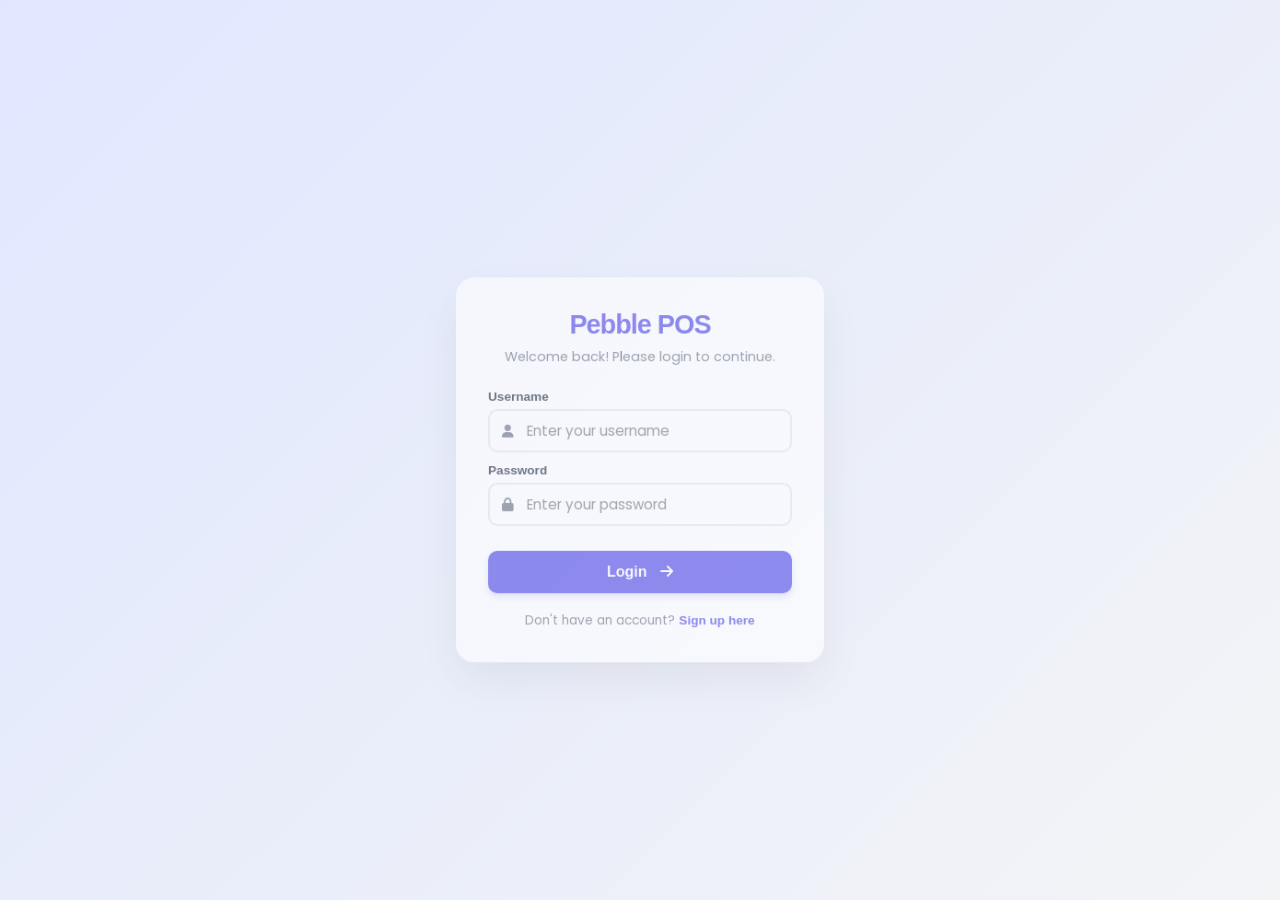
<file: index.html>
<!DOCTYPE html>
<html lang="en">
<head>
    <meta charset="UTF-8">
    <meta name="viewport" content="width=device-width, initial-scale=1.0">
    <title>Simple POS Dashboard</title>
    <link href="https://fonts.googleapis.com/css2?family=Poppins:wght@300;400;500;600;800&display=swap" rel="stylesheet">
    <link rel="stylesheet" href="https://cdnjs.cloudflare.com/ajax/libs/font-awesome/6.0.0/css/all.min.css">
    <link rel="stylesheet" href="style.css">
</head>
<body>

<div id="notification-container" class="notification-container"></div>

<nav class="sidebar">
    <div class="brand" id="store-brand">
        SimplePOS
    </div>
    
    <ul class="nav-links">
        <li>
            <button class="nav-btn active" onclick="showView('pos', this)">
                <i class="fas fa-cash-register"></i> Register
            </button>
        </li>
        <li>
            <button class="nav-btn" onclick="showView('sales', this)">
                <i class="fas fa-chart-pie"></i> Sales History
            </button>
        </li>
        <li>
            <button class="nav-btn" onclick="showView('settings', this)">
                <i class="fas fa-cog"></i> Settings
            </button>
        </li>
    </ul>

    <div class="user-profile">
        <div class="user-info">
            <h4 id="user-display-name">Loading...</h4>
            <small id="user-role-display">Staff</small>
        </div>
        <button class="logout-btn" onclick="logout()">
            <i class="fas fa-sign-out-alt"></i>
        </button>
    </div>
</nav>

<div class="main-content">

    <section id="pos-view" class="view-section active">
        <div class="top-header">
            <div class="page-title">Register</div>
            <div class="search-wrapper">
                <i class="fas fa-search"></i>
                <input type="text" id="search-input" placeholder="Search items">
            </div>
            <button onclick="openAddModal()" class="btn-primary">
                <i class="fas fa-plus"></i> Add Item
            </button>
        </div>

        <div class="pos-container">
            <div class="product-area">
                <div class="categories" id="category-list">
                    </div>
                <div class="product-grid" id="product-grid">
                    <div class="loading">Loading Products...</div>
                </div>
            </div>

            <div class="cart-area">
                <div class="cart-header">
                    <h3>Current Order</h3>
                    <button class="btn-danger" id="clear-cart" title="Clear Cart"><i class="fas fa-trash"></i></button>
                </div>
                
                <div class="cart-items" id="cart-items">
                    </div>
                
                <div class="cart-footer">
                    <div class="summary-row">
                        <span>Subtotal</span> 
                        <span id="subtotal">PHP 0.00</span>
                    </div>
                    <div class="summary-row" id="vat-row" style="display:none; color:#6b7280;">
                        <span>VAT (<span id="vat-rate-disp">12</span>%)</span> 
                        <span id="vat-amount">PHP 0.00</span>
                    </div>
                    <div class="summary-row" id="disc-row" style="display:none; color:#10b981;">
                        <span>Discount</span> 
                        <span id="disc-amount">-PHP 0.00</span>
                    </div>
                    
                    <div class="total">
                        <span>Total</span> 
                        <span id="total">PHP 0.00</span>
                    </div>
                    
                    <button class="checkout-btn" onclick="processCheckout()">Pay Now</button>
                </div>
            </div>
        </div>
    </section>

    <section id="sales-view" class="view-section">
        <div class="top-header">
            <div class="page-title">Sales History</div>
            
            <div class="search-wrapper" style="margin-right: 10px; margin-left: auto;">
                <i class="fas fa-search"></i>
                <input type="text" id="sales-search-input" placeholder="Search Transaction #...">
            </div>

            <select id="sales-date-filter" onchange="filterSalesByDate()" style="padding: 8px 15px; border-radius: 20px; border: 1px solid #e5e7eb; background: white; margin-right: 10px; cursor: pointer; outline: none; font-family: inherit; font-size: 0.9rem;">
                <option value="all">All Time</option>
                <option value="today">Today</option>
            </select>

            <button class="btn-primary" onclick="loadSalesHistory()">
                <i class="fas fa-sync"></i> Refresh
            </button>
        </div>
        
        <div class="sales-view-content">
            <div class="stats-cards">
                <div class="stat-card">
                    <div class="stat-icon"><i class="fas fa-coins"></i></div>
                    <div class="stat-info">
                        <h3><span id="report-total-sales">PHP 0.00</span></h3>
                        <p>Total Revenue <span id="revenue-label" style="font-size: 0.7rem; color: #888;">(All Time)</span></p>
                    </div>
                </div>
                <div class="stat-card">
                    <div class="stat-icon"><i class="fas fa-receipt"></i></div>
                    <div class="stat-info">
                        <h3><span id="report-total-orders">0</span></h3>
                        <p>Transactions</p>
                    </div>
                </div>

                <div class="stat-card">
                    <div class="stat-icon" style="background:#dcfce7; color:#16a34a;">
                        <i class="fas fa-wallet"></i>
                    </div>
                    <div class="stat-info">
                        <h3><span id="report-net-sales">PHP 0.00</span></h3>
                        <p>Net Sales <small style="color:#888; font-size:0.7rem;">(Excl. VAT)</small></p>
                    </div>
                </div>
                <div class="stat-card">
                    <div class="stat-icon" style="background:#fee2e2; color:#ef4444;">
                        <i class="fas fa-file-invoice-dollar"></i>
                    </div>
                    <div class="stat-info">
                        <h3><span id="report-total-vat">PHP 0.00</span></h3>
                        <p>Total VAT</p>
                    </div>
                </div>
            </div>

            <div class="table-container">
                <table class="styled-table">
                    <thead>
                        <tr>
                            <th>Transaction #</th>
                            <th>Time</th>
                            <th>Type / Customer</th>
                            <th>Items</th>
                            <th>Discount</th>
                            <th>Total</th>
                        </tr>
                    </thead>
                    <tbody id="sales-table-body">
                        </tbody>
                </table>
            </div>
        </div>
    </section>

    <section id="settings-view" class="view-section">
        <div class="top-header">
            <div class="page-title">Settings</div>
        </div>
        
        <div class="settings-view-content">
            
            <div class="settings-grid-row">
                
                <div class="settings-card">
                    <div class="settings-header">
                        <h3>Receipt Branding</h3>
                    </div>
                    <div class="form-group">
                        <label>Brand Name:</label>
                        <input type="text" id="setting-store-name" placeholder="e.g. My Coffee Shop">
                    </div>
                    <div class="form-group">
                        <label>Location:</label>
                        <input type="text" id="setting-store-address" placeholder="e.g. City, Country">
                    </div>
                    <div class="settings-footer">
                        <button class="btn-primary" onclick="saveStoreSettings()">
                            <i class="fas fa-save"></i> Update Branding
                        </button>
                    </div>
                </div>

                <div class="settings-card">
                    <div class="settings-header">
                        <h3>Financial Settings</h3>
                    </div>
                    <div class="form-group">
                        <label>VAT Rate (%)</label>
                        <input type="number" id="setting-vat-rate" value="12">
                        <small style="color:#6b7280; display:block; margin-top:5px;">Calculated on sales.</small>
                    </div>
                    <div class="settings-footer">
                        <button class="btn-primary" style="background:#4b5563;" onclick="saveTaxSettings()">
                            <i class="fas fa-percentage"></i> Update Tax
                        </button>
                    </div>
                </div>

            </div>
            
        </div>
    </section>

</div>

<div id="add-modal" class="modal">
    <div class="modal-content">
        <div class="modal-header">
            <h2 id="modal-title">Inventory Item</h2>
            <button class="close-btn" onclick="closeModal('add-modal')">&times;</button>
        </div>
        
        <form id="add-product-form">
            <input type="hidden" id="edit-product-id">
            
            <div class="image-upload-wrapper">
                <label class="image-upload-box" for="new-image">
                    <img id="image-preview" src="" style="display:none;" alt="Preview">
                    <div class="upload-placeholder" id="upload-placeholder">
                        <i class="fas fa-cloud-upload-alt"></i>
                        <span>Upload Image</span>
                    </div>
                    <input type="file" id="new-image" accept="image/*" style="display:none;" onchange="previewImage(event)">
                </label>
            </div>

            <div class="form-group">
                <label>Product Name</label>
                <input type="text" id="new-name" required placeholder="e.g. Iced Coffee">
            </div>

            <div class="form-group">
                <label>Product Code / Barcode (Optional)</label>
                <input type="text" id="new-code" placeholder="Scan or Type Code">
            </div>
            
            <div class="form-group">
                <label>Category</label>
                <input type="text" id="new-category" list="cat-suggestions" required placeholder="Select or Type Category">
                <datalist id="cat-suggestions"></datalist>
            </div>
            
            <div style="background:#f9fafb; padding:10px; border-radius:8px; margin-bottom:15px; display:flex; align-items:center; gap:10px; border:1px solid #e5e7eb;">
                <input type="checkbox" id="has-variants-toggle" onchange="toggleVariantInputs()" style="width:18px; height:18px; cursor:pointer;">
                <label for="has-variants-toggle" style="margin:0; cursor:pointer; font-weight:600;">This product has variants</label>
            </div>

            <div id="simple-inputs" style="display:flex; gap:10px;">
                <div class="form-group" style="flex:1;">
                    <label>Price</label>
                    <input type="number" id="new-price" step="0.01" placeholder="0.00">
                </div>
            </div>

            <div id="variant-inputs" style="display:none;">
                <div id="variant-list" style="max-height:150px; overflow-y:auto; margin-bottom:10px; padding-right:5px;"></div>
                <button type="button" class="btn-primary" style="width:100%; background:#e0e7ff; color:var(--primary);" onclick="addVariantRow()">
                    <i class="fas fa-plus"></i> Add Variant
                </button>
            </div>

            <button type="submit" class="btn-primary" style="width:100%; margin-top:20px;">Save Item</button>
        </form>
    </div>
</div>

<div id="select-variant-modal" class="modal">
    <div class="modal-content" style="width:400px;">
        <div class="modal-header">
            <h2 id="variant-modal-title">Select Option</h2>
            <button class="close-btn" onclick="closeModal('select-variant-modal')">&times;</button>
        </div>
        <div id="variant-options-container" style="display:grid; gap:10px; padding-bottom:10px;"></div>
    </div>
</div>

<div id="payment-modal" class="modal">
    <div class="modal-content" style="width:650px;">
        <div class="modal-header">
            <h2>Checkout</h2>
            <button class="close-btn" onclick="closeModal('payment-modal')">&times;</button>
        </div>
        
        <div class="modal-body">
            
            <div style="display:flex; justify-content:space-between; margin-bottom:20px; align-items: flex-end;">
                <div class="form-group" style="flex:1; margin-right:20px; margin-bottom:0;">
                    <label>Service Type</label>
                    <select id="service-type-select" style="width:100%; padding:10px; border-radius:10px; border:2px solid #e5e7eb; font-family:inherit; font-size:0.95rem;">
                        </select>
                </div>
                <div style="text-align:right;">
                    <small style="color:var(--gray);">Total Amount</small>
                    <h1 id="pay-total" style="color:var(--primary); margin:0; font-size:2.2rem;">PHP 0.00</h1>
                </div>
            </div>

            <label style="display:block; margin-bottom:8px; font-weight:600; font-size:0.85rem;">Discounts</label>
            <div style="display:flex; gap:10px; margin-bottom:15px;">
                <button id="btn-senior" class="btn-primary disc-btn" style="background:white; color:#374151; border:1px solid #d1d5db; flex:1;" onclick="toggleDiscountType('Senior')">
                    <i class="fas fa-user-clock"></i> Senior
                </button>
                <button id="btn-pwd" class="btn-primary disc-btn" style="background:white; color:#374151; border:1px solid #d1d5db; flex:1;" onclick="toggleDiscountType('PWD')">
                    <i class="fas fa-wheelchair"></i> PWD
                </button>
            </div>

            <div id="discount-details-section" style="display:none; background:#eff6ff; padding:15px; border-radius:10px; margin-bottom:20px; border:1px solid #bfdbfe;">
                <h4 style="margin-bottom:10px; font-size:0.9rem; color:#1e40af;">Discount Requirements</h4>
                <div style="display:flex; gap:10px;">
                    <div class="form-group" style="flex:1; margin-bottom:0;">
                        <input type="text" id="discount-cust-name" placeholder="Customer Name">
                    </div>
                    <div class="form-group" style="flex:1; margin-bottom:0;">
                        <input type="text" id="discount-id-number" placeholder="ID Number">
                    </div>
                </div>
                <small style="color:#60a5fa; display:block; margin-top:5px;">* Discount capped at PHP 50.00 (VAT Voided)</small>
            </div>

            <label style="display:block; margin-bottom:8px; font-weight:600; font-size:0.85rem;">Payment Method</label>
            <div class="payment-methods">
                <button class="pay-btn active" onclick="selectPayment('cash')">
                    <i class="fas fa-money-bill-wave" style="color:#10b981;"></i>
                    <span>Cash</span>
                </button>
                <button class="pay-btn" onclick="selectPayment('GCash')">
                    <i class="fas fa-mobile-alt" style="color:#007dfe;"></i>
                    <span>GCash</span>
                </button>
                <button class="pay-btn" onclick="selectPayment('Maya')">
                    <i class="fas fa-wallet" style="color:#232531;"></i>
                    <span>Maya</span>
                </button>
                <button class="pay-btn" onclick="selectPayment('Card')">
                    <i class="fas fa-credit-card" style="color:#f59e0b;"></i>
                    <span>Card</span>
                </button>
            </div>

            <div id="cash-section" class="payment-input-area">
                <label>Amount Tendered</label>
                <input type="number" id="amount-tendered" placeholder="0.00" oninput="calculateChange()">
                <div style="margin-top:10px; font-weight:600; color:var(--text);">
                    Change: <span id="change-amount">PHP 0.00</span>
                </div>
            </div>
            
            <div id="ref-section" class="payment-input-area" style="display:none;">
                <label>Reference Number (External)</label>
                <input type="text" id="ref-number" placeholder="Enter Payment Ref #">
            </div>

            <button class="checkout-btn" onclick="confirmPayment()">
                COMPLETE PAYMENT
            </button>
        </div>
    </div>
</div>

<div id="receipt-modal" class="modal">
    <div class="modal-content">
        <div class="modal-header">
            <h2>Payment Successful!</h2>
        </div>
        <div id="receipt-content" style="padding:20px; background:#f9fafb; border-radius:10px; border:1px dashed #e5e7eb; margin-bottom:20px;"></div>
        <div style="display:flex; gap:10px;">
            <button class="btn-primary" style="flex:1;" onclick="printReceipt()">
                <i class="fas fa-print"></i> Print Receipt
            </button>
            <button class="btn-primary" style="flex:1; background:#e5e7eb; color:#374151;" onclick="closeModal('receipt-modal')">
                New Order
            </button>
        </div>
    </div>
</div>

<div id="security-modal" class="modal" style="z-index:9000;">
    <div class="modal-content" style="width:350px; text-align:center;">
        <div class="modal-header">
            <h2>Authorize</h2>
            <button class="close-btn" onclick="closeModal('security-modal')">&times;</button>
        </div>
        <div style="padding:20px;">
            <div style="margin-bottom:20px;">
                <i class="fas fa-lock" style="font-size:3rem; color:var(--primary);"></i>
            </div>
            <p style="margin-bottom:15px;">Enter admin password to proceed</p>
            <input type="password" id="security-password" class="password-input" placeholder="••••" style="text-align:center; letter-spacing:5px; font-size:1.5rem; padding:10px; width:80%; border-radius:10px; border:2px solid #e5e7eb;">
            <button class="btn-primary" style="width:100%; margin-top:20px;" onclick="verifyAndExecute()">Verify</button>
        </div>
    </div>
</div>

<div id="confirm-modal" class="modal" style="z-index:9000;">
    <div class="modal-content" style="width:350px; text-align:center;">
        <div class="modal-header">
            <h2>Confirmation</h2>
            <button class="close-btn" onclick="closeModal('confirm-modal')">&times;</button>
        </div>
        <p id="confirm-message" style="margin:20px 0; font-size:1.1rem; color:var(--text);">Are you sure?</p>
        <div style="display:flex; gap:10px; justify-content:center;">
            <button id="confirm-yes-btn" class="btn-danger" style="width:100px;">Yes</button>
            <button class="btn-primary" style="background:#e5e7eb; color:#374151; width:100px;" onclick="closeModal('confirm-modal')">No</button>
        </div>
    </div>
</div>

<script src="app.js"></script>
</body>
</html>
</file>
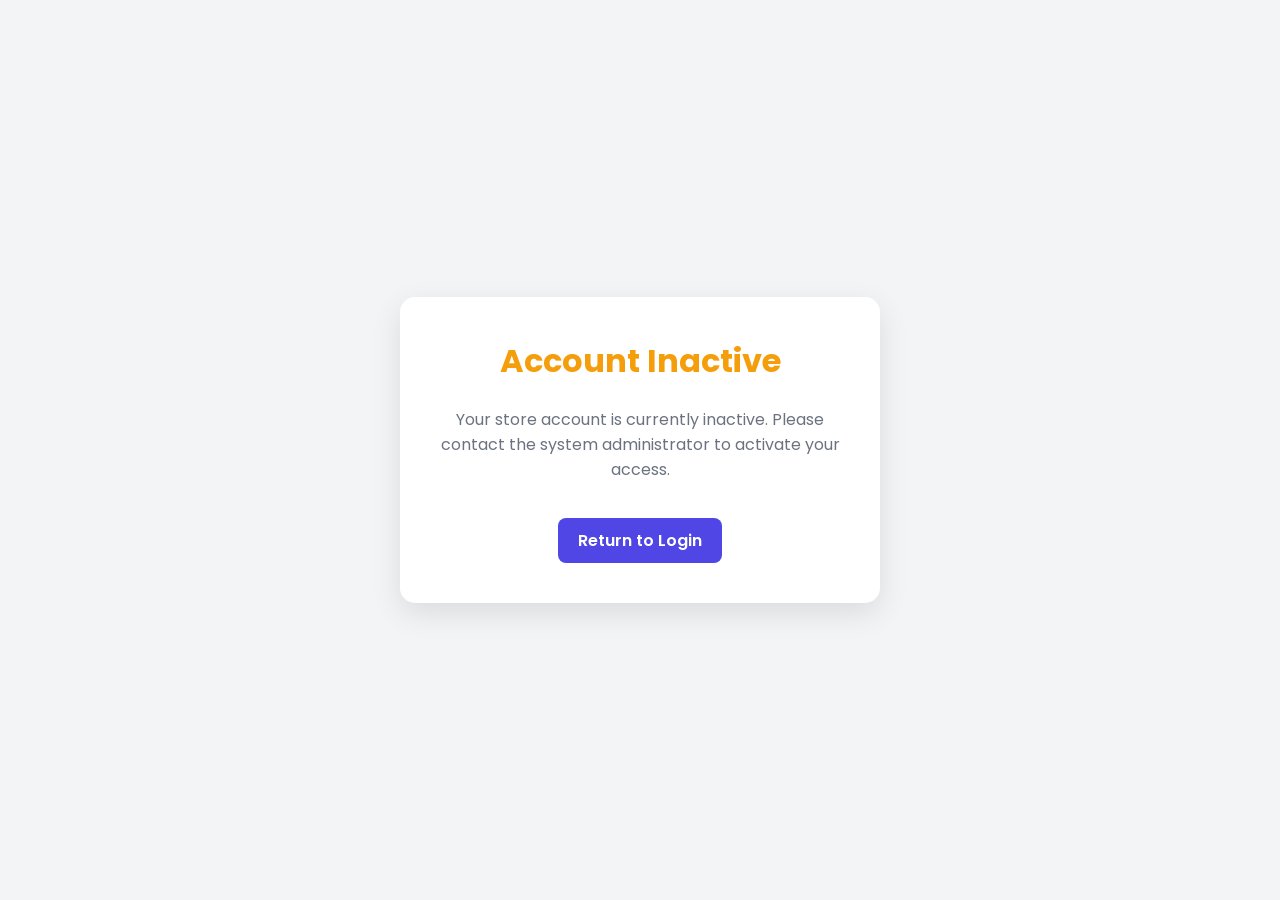
<file: inactive.html>
<!DOCTYPE html>
<html>
<head>
    <title>Account Inactive</title>
    <link href="https://fonts.googleapis.com/css2?family=Poppins:wght@400;600&display=swap" rel="stylesheet">
    <style>
        body { font-family: 'Poppins', sans-serif; background: #f3f4f6; display: flex; justify-content: center; align-items: center; height: 100vh; margin: 0; }
        .card { background: white; padding: 40px; border-radius: 15px; text-align: center; box-shadow: 0 10px 30px rgba(0,0,0,0.1); max-width: 400px; }
        h1 { color: #f59e0b; margin-top: 0; }
        p { color: #6b7280; }
        a { display: inline-block; margin-top: 20px; padding: 10px 20px; background: #4f46e5; color: white; text-decoration: none; border-radius: 8px; font-weight: 600; }
    </style>
</head>
<body>
    <div class="card">
        <h1>Account Inactive</h1>
        <p>Your store account is currently inactive. Please contact the system administrator to activate your access.</p>
        <a href="login.html">Return to Login</a>
    </div>
</body>
</html>
</file>
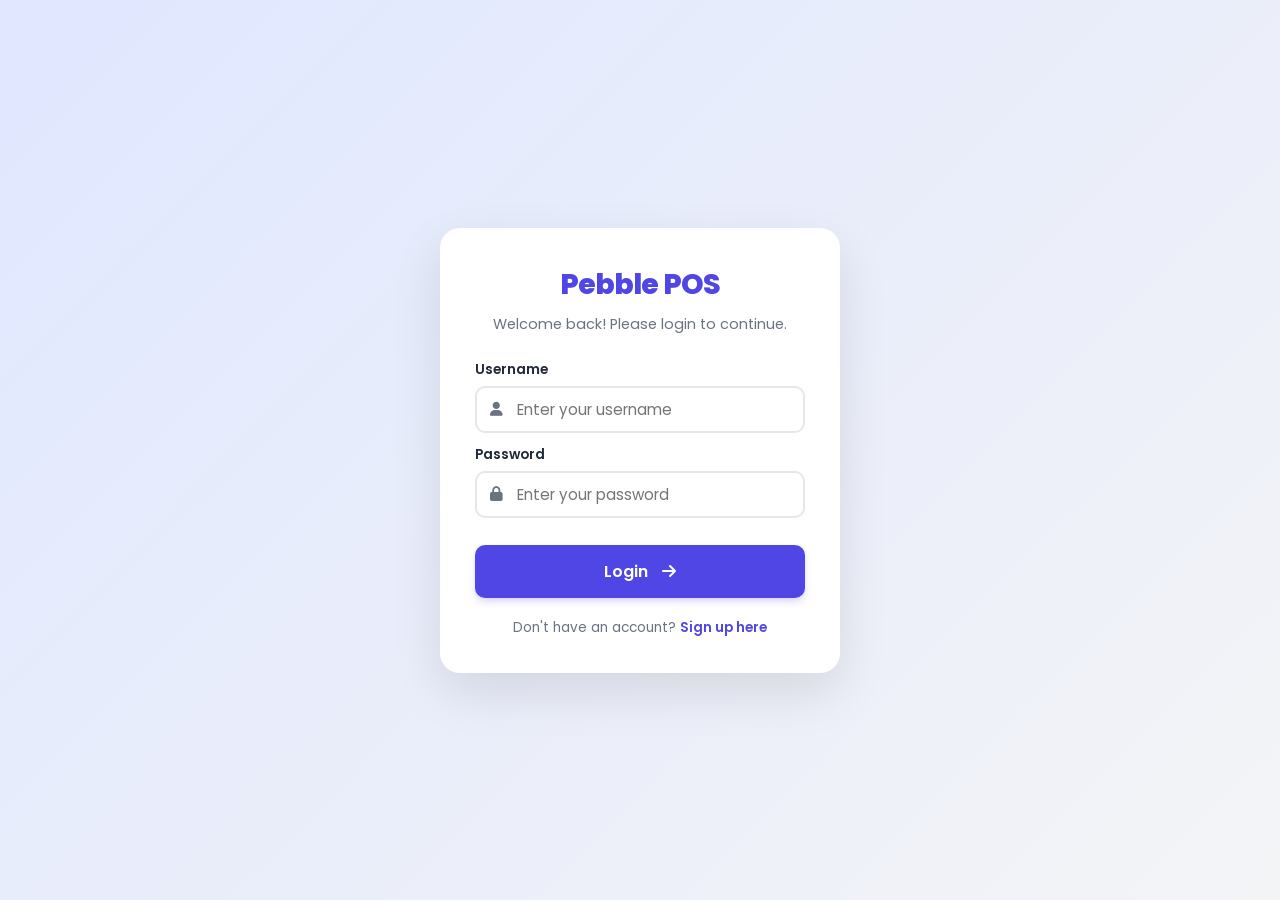
<file: login.html>
<!DOCTYPE html>
<html lang="en">
<head>
    <meta charset="UTF-8">
    <meta name="viewport" content="width=device-width, initial-scale=1.0">
    <title>Login - Pebble POS</title>
    <link rel="icon" type="image/png" href="pebble.png">
    <link href="https://fonts.googleapis.com/css2?family=Poppins:wght@300;400;600;800&display=swap" rel="stylesheet">
    <link rel="stylesheet" href="https://cdnjs.cloudflare.com/ajax/libs/font-awesome/6.0.0/css/all.min.css">
    <link rel="stylesheet" href="style.css">
</head>
<body>

<div id="notification-container" class="notification-container"></div>

<div class="auth-container">
    <div class="auth-card">
        <div class="auth-header">
            <h1>Pebble POS</h1>
            <p>Welcome back! Please login to continue.</p>
        </div>
        
        <form id="login-form">
            <div class="form-group">
                <label>Username</label>
                <div style="position: relative;">
                    <i class="fas fa-user" style="position: absolute; left: 15px; top: 50%; transform: translateY(-50%); color: var(--gray);"></i>
                    <input type="text" id="username" required placeholder="Enter your username" style="padding-left: 40px;">
                </div>
            </div>
            
            <div class="form-group">
                <label>Password</label>
                <div style="position: relative;">
                    <i class="fas fa-lock" style="position: absolute; left: 15px; top: 50%; transform: translateY(-50%); color: var(--gray);"></i>
                    <input type="password" id="password" required placeholder="Enter your password" style="padding-left: 40px;">
                </div>
            </div>
            
            <button type="submit" class="btn-auth">
                Login <i class="fas fa-arrow-right" style="margin-left: 10px;"></i>
            </button>
        </form>
        
        <div class="auth-footer">
            <p>Don't have an account? <a href="signup.html">Sign up here</a></p>
        </div>
    </div>
</div>

<script>
document.getElementById('login-form').addEventListener('submit', async (e) => {
    e.preventDefault();
    const username = document.getElementById('username').value;
    const password = document.getElementById('password').value;
    const btn = e.target.querySelector('button');
    const originalText = btn.innerHTML;
    
    btn.innerHTML = '<i class="fas fa-spinner fa-spin"></i> Logging in...';
    btn.disabled = true;

    try {
        const response = await fetch('api/auth_login.php', {
            method: 'POST',
            headers: { 'Content-Type': 'application/json' },
            body: JSON.stringify({ username, password })
        });

        const data = await response.json();

        if (response.status === 403 && data.redirect) {
            // Redirect suspended/inactive users immediately
            window.location.href = data.redirect;
        } else if (response.ok) {
            // Role-based routing: Send developers to their own dashboard
            if (data.user && data.user.role === 'developer') {
                window.location.href = 'developer.php';
            } else {
                window.location.href = 'index.php'; // Admins and Cashiers go to POS
            }
        } else {
            alert(data.message || "Login failed");
            btn.innerHTML = originalText;
            btn.disabled = false;
        }
    } catch (error) {
        console.error('Error:', error);
        alert("Connection error. Please try again.");
        btn.innerHTML = originalText;
        btn.disabled = false;
    }
});
</script>

</body>
</html>
</file>
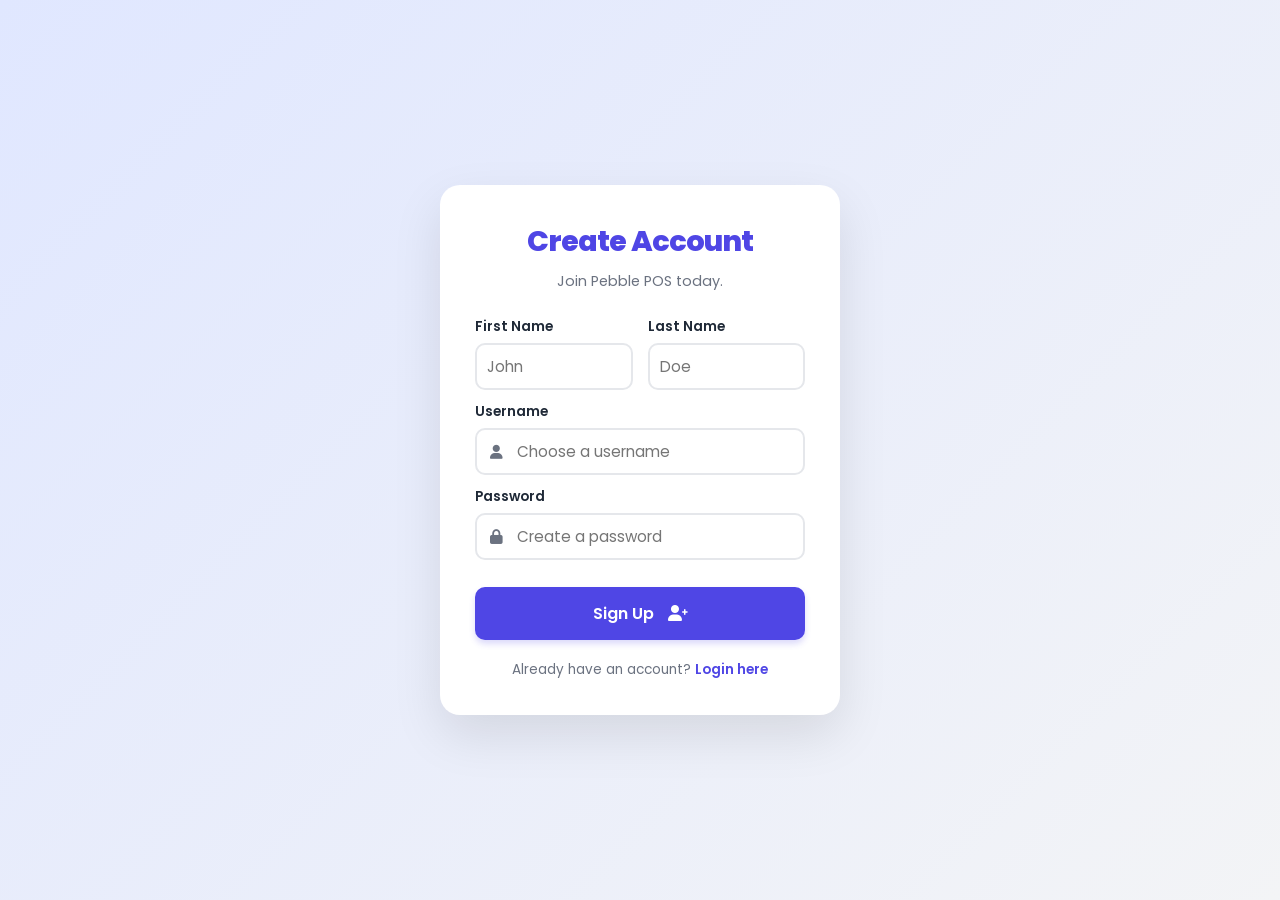
<file: signup.html>
<!DOCTYPE html>
<html lang="en">
<head>
    <meta charset="UTF-8">
    <meta name="viewport" content="width=device-width, initial-scale=1.0">
    <title>Sign Up - Pebble POS</title>
    <link rel="icon" type="image/png" href="pebble.png">
    <link href="https://fonts.googleapis.com/css2?family=Poppins:wght@300;400;600;800&display=swap" rel="stylesheet">
    <link rel="stylesheet" href="https://cdnjs.cloudflare.com/ajax/libs/font-awesome/6.0.0/css/all.min.css">
    <link rel="stylesheet" href="style.css">
</head>
<body>

<div id="notification-container" class="notification-container"></div>

<div class="auth-container">
    <div class="auth-card">
        <div class="auth-header">
            <h1>Create Account</h1>
            <p>Join Pebble POS today.</p>
        </div>
        
        <form id="signup-form">
            <div style="display: flex; gap: 15px;">
                <div class="form-group" style="flex:1;">
                    <label>First Name</label>
                    <input type="text" id="firstname" required placeholder="John">
                </div>
                <div class="form-group" style="flex:1;">
                    <label>Last Name</label>
                    <input type="text" id="lastname" required placeholder="Doe">
                </div>
            </div>
            
            <div class="form-group">
                <label>Username</label>
                <div style="position: relative;">
                    <i class="fas fa-user" style="position: absolute; left: 15px; top: 50%; transform: translateY(-50%); color: var(--gray);"></i>
                    <input type="text" id="username" required placeholder="Choose a username" style="padding-left: 40px;">
                </div>
            </div>
            
            <div class="form-group">
                <label>Password</label>
                <div style="position: relative;">
                    <i class="fas fa-lock" style="position: absolute; left: 15px; top: 50%; transform: translateY(-50%); color: var(--gray);"></i>
                    <input type="password" id="password" required placeholder="Create a password" style="padding-left: 40px;">
                </div>
            </div>
            
            <button type="submit" class="btn-auth">
                Sign Up <i class="fas fa-user-plus" style="margin-left: 10px;"></i>
            </button>
        </form>
        
        <div class="auth-footer">
            <p>Already have an account? <a href="login.html">Login here</a></p>
        </div>
    </div>
</div>

<script>
    function showNotification(message, type = 'success') {
        const container = document.getElementById('notification-container');
        const notif = document.createElement('div');
        notif.className = `notification ${type}`;
        const icon = type === 'success' ? 'fa-check-circle' : 'fa-exclamation-circle';
        notif.innerHTML = `<i class="fas ${icon}"></i><span>${message}</span>`;
        
        container.appendChild(notif);
        
        setTimeout(() => {
            notif.classList.add('hiding'); 
            notif.addEventListener('animationend', () => {
                notif.remove();
            });
        }, 3000);
    }

    document.getElementById('signup-form').addEventListener('submit', async (e) => {
        e.preventDefault();
        const first_name = document.getElementById('firstname').value.trim();
        const last_name = document.getElementById('lastname').value.trim();
        const username = document.getElementById('username').value.trim();
        const password = document.getElementById('password').value;
        
        try {
            const res = await fetch('api/auth_register.php', { 
                method: 'POST', 
                headers: { 'Content-Type': 'application/json' }, 
                body: JSON.stringify({ first_name, last_name, username, password }) 
            });
            
            const data = await res.json();
            
            if (res.ok) { 
                showNotification('Account created! Redirecting...', 'success');
                setTimeout(() => window.location.href = 'login.html', 1500);
            } else { 
                showNotification(data.message || 'Signup failed', 'error'); 
            }
        } catch (err) { 
            console.error(err); 
            showNotification('Connection error. Please try again.', 'error'); 
        }
    });
</script>

</body>
</html>
</file>
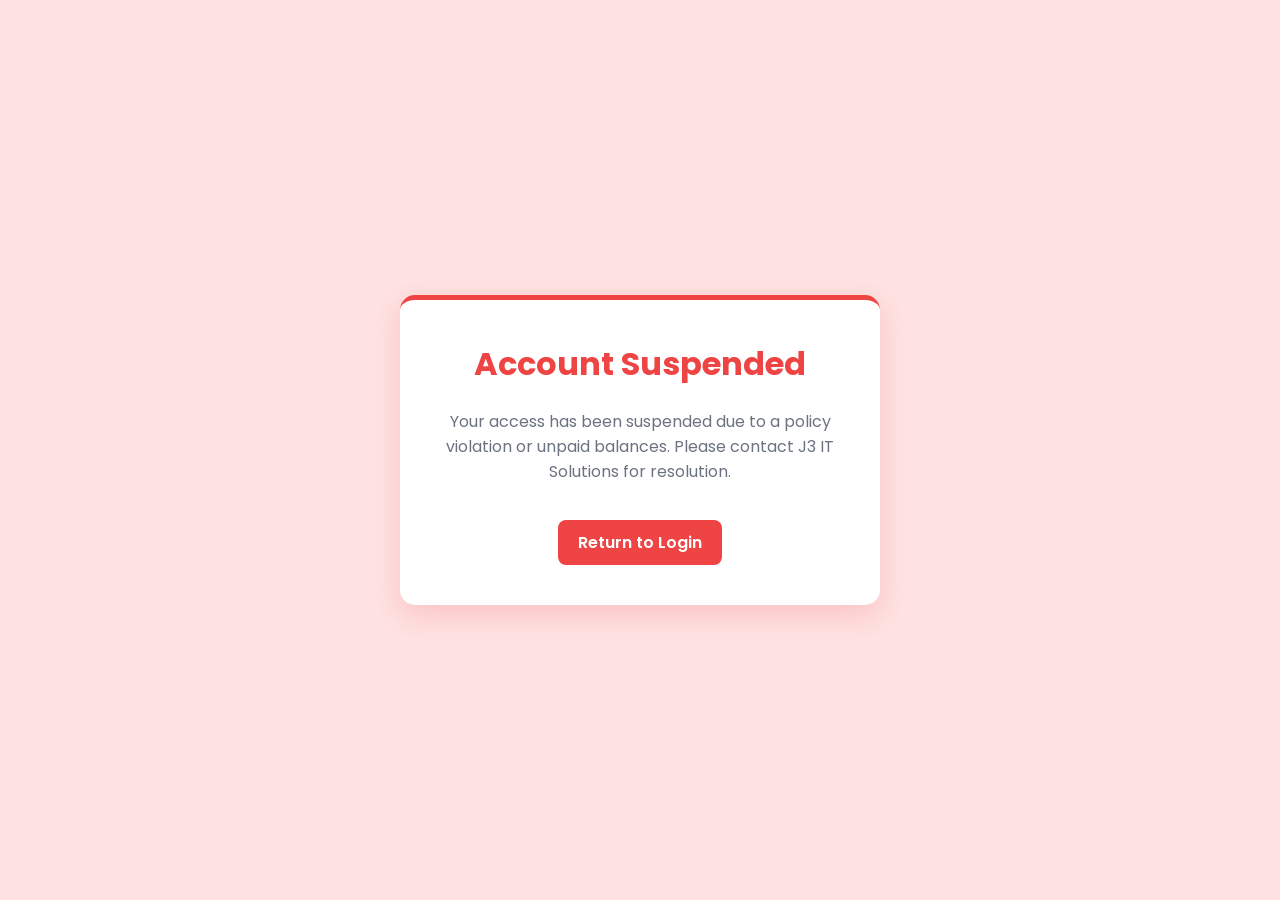
<file: suspended.html>
<!DOCTYPE html>
<html>
<head>
    <title>Account Suspended</title>
    <link href="https://fonts.googleapis.com/css2?family=Poppins:wght@400;600&display=swap" rel="stylesheet">
    <style>
        body { font-family: 'Poppins', sans-serif; background: #fee2e2; display: flex; justify-content: center; align-items: center; height: 100vh; margin: 0; }
        .card { background: white; padding: 40px; border-radius: 15px; text-align: center; box-shadow: 0 10px 30px rgba(239,68,68,0.2); max-width: 400px; border-top: 5px solid #ef4444; }
        h1 { color: #ef4444; margin-top: 0; }
        p { color: #6b7280; }
        a { display: inline-block; margin-top: 20px; padding: 10px 20px; background: #ef4444; color: white; text-decoration: none; border-radius: 8px; font-weight: 600; }
    </style>
</head>
<body>
    <div class="card">
        <h1>Account Suspended</h1>
        <p>Your access has been suspended due to a policy violation or unpaid balances. Please contact J3 IT Solutions for resolution.</p>
        <a href="login.html">Return to Login</a>
    </div>
</body>
</html>
</file>
<file: style.css>
:root {
    --primary: #4f46e5;
    --primary-dark: #4338ca;
    --bg: #f3f4f6;
    --white: #ffffff;
    --text: #1f2937;
    --gray: #6b7280;
    --danger: #ef4444;
    --success: #10b981;
    --sidebar-width: 240px;
    --sidebar-collapsed-width: 80px;
    --header-height: 60px;
}

* { box-sizing: border-box; margin: 0; padding: 0; font-family: 'Poppins', sans-serif; }

body { 
    background-color: var(--bg); 
    color: var(--text); 
    height: 100vh; 
    display: flex; 
    overflow: hidden; 
    font-size: 0.9rem;
}

/* === AUTH PAGES === */
.auth-container {
    width: 100%;
    height: 100vh;
    display: flex;
    justify-content: center;
    align-items: center;
    background: linear-gradient(135deg, #e0e7ff 0%, #f3f4f6 100%);
    padding: 20px;
}

.auth-card {
    background: var(--white);
    padding: 35px;
    border-radius: 20px;
    box-shadow: 0 20px 50px rgba(0,0,0,0.1);
    width: 100%;
    max-width: 400px;
    animation: bounceUp 0.8s cubic-bezier(0.175, 0.885, 0.32, 1.275) forwards;
}

.auth-header { text-align: center; margin-bottom: 25px; }
.auth-header h1 { font-size: 1.8rem; color: var(--primary); font-weight: 800; margin-bottom: 8px; letter-spacing: -1px; }
.auth-header p { color: var(--gray); font-size: 0.9rem; }
.auth-footer { text-align: center; margin-top: 20px; font-size: 0.85rem; color: var(--gray); }
.auth-footer a { color: var(--primary); text-decoration: none; font-weight: 600; transition: 0.2s; }
.auth-footer a:hover { color: var(--primary-dark); text-decoration: underline; }

.btn-auth {
    width: 100%;
    padding: 14px;
    background: var(--primary);
    color: white;
    border: none;
    border-radius: 10px;
    font-size: 1rem;
    font-weight: 600;
    cursor: pointer;
    transition: all 0.3s;
    margin-top: 15px;
    box-shadow: 0 4px 6px rgba(79, 70, 229, 0.2);
}
.btn-auth:hover { 
    background: var(--primary-dark); 
    transform: translateY(-2px); 
    box-shadow: 0 8px 15px rgba(79, 70, 229, 0.3); 
}

/* === SIDEBAR NAVIGATION === */
.sidebar {
    width: var(--sidebar-width);
    background: var(--white);
    height: 100%;
    display: flex;
    flex-direction: column;
    padding: 15px;
    border-right: 1px solid #e5e7eb;
    flex-shrink: 0;
    transition: width 0.3s ease;
}

.sidebar.collapsed {
    width: var(--sidebar-collapsed-width);
    padding: 15px 10px;
}

.sidebar-header {
    display: flex;
    align-items: center;
    justify-content: flex-start; /* Keeps them grouped on the left */
    gap: 15px; /* Adds perfect spacing between the icon and text */
    margin-bottom: 30px;
}

.sidebar.collapsed .sidebar-header {
    justify-content: center;
}

.brand {
    font-size: 1.4rem;
    font-weight: 800;
    color: var(--primary);
    margin-bottom: 0;
    padding-left: 0; /* Removed the old 10px padding */
    display: block;
    letter-spacing: -0.5px;
    transition: color 0.2s;
    white-space: normal;      
    overflow: visible;        
    text-overflow: clip;      
    word-wrap: break-word;    
    line-height: 1.2;         
    cursor: default;
}

.sidebar.collapsed .brand {
    display: none;
}

.sidebar-toggle-btn {
    background: transparent;
    border: none;
    color: var(--primary);
    font-size: 1.2rem;
    cursor: pointer;
    padding: 5px;
    display: flex;
    align-items: center;
    justify-content: center;
    transition: transform 0.2s;
}
.sidebar-toggle-btn:hover {
    transform: scale(1.1);
}

.nav-links { list-style: none; flex: 1; }
.nav-links li { margin-bottom: 8px; }

.nav-btn {
    width: 100%;
    display: flex;
    align-items: center;
    gap: 12px;
    padding: 10px 15px;
    border: none;
    background: transparent;
    color: var(--gray);
    font-size: 0.95rem;
    font-weight: 500;
    border-radius: 10px;
    cursor: pointer;
    transition: all 0.3s;
    text-align: left;
}

.nav-btn:hover { background: #f3f4f6; color: var(--primary); }
.nav-btn.active { background: #e0e7ff; color: var(--primary); font-weight: 600; }
.nav-btn i { font-size: 1.1rem; width: 20px; text-align: center; }

.sidebar.collapsed .nav-btn {
    justify-content: center;
    padding: 12px 0;
}
.sidebar.collapsed .nav-btn i {
    margin: 0;
    font-size: 1.3rem;
}
.sidebar.collapsed .nav-btn span {
    display: none;
}

.user-profile {
    padding: 12px;
    background: #f9fafb;
    border-radius: 10px;
    display: flex;
    align-items: center;
    gap: 10px;
    margin-top: auto;
}
.user-info { flex: 1; overflow: hidden; }
.user-info h4 { font-size: 0.85rem; margin: 0; white-space: nowrap; overflow: hidden; text-overflow: ellipsis; font-weight: 600; }
.user-info small { font-size: 0.7rem; color: var(--gray); }
.logout-btn { background: #fee2e2; color: #ef4444; border: none; width: 32px; height: 32px; border-radius: 8px; cursor: pointer; display: flex; align-items: center; justify-content: center; transition: 0.2s; font-size: 0.9rem; }
.logout-btn:hover { background: #ef4444; color: white; }

.sidebar.collapsed .user-info { display: none; }
.sidebar.collapsed .user-profile { justify-content: center; padding: 12px 5px; }


/* === MAIN CONTENT AREA === */
.main-content {
    flex: 1;
    display: flex;
    flex-direction: column;
    height: 100vh;
    overflow: hidden;
    position: relative;
}

.view-section {
    display: none;
    flex: 1;
    flex-direction: column;
    height: 100%;
    overflow: hidden;
    animation: fadeIn 0.4s ease-out;
}
.view-section.active { display: flex; }

/* Keyframes */
@keyframes fadeIn { from { opacity: 0; } to { opacity: 1; } }
@keyframes bounceUp { 0% { opacity: 0; transform: translateY(50px) scale(0.8); } 100% { opacity: 1; transform: translateY(0) scale(1); } }
@keyframes fadeInUp { from { opacity: 0; transform: translateY(15px); } to { opacity: 1; transform: translateY(0); } }

.top-header {
    background: var(--white);
    padding: 0 25px;
    display: flex;
    justify-content: space-between;
    align-items: center;
    border-bottom: 1px solid #e5e7eb;
    height: var(--header-height);
    flex-shrink: 0;
}
.page-title { font-size: 1.1rem; font-weight: 600; }
.search-wrapper { position: relative; width: 280px; }
.search-wrapper i { position: absolute; left: 15px; top: 50%; transform: translateY(-50%); color: var(--gray); font-size: 0.9rem; }
.search-wrapper input { width: 100%; padding: 8px 10px 8px 35px; border-radius: 20px; border: 1px solid #e5e7eb; background: #f9fafb; outline: none; transition: 0.3s; font-size: 0.9rem; }
.search-wrapper input:focus { border-color: var(--primary); background: white; }

/* === POS LAYOUT === */
.pos-container { display: flex; height: calc(100% - var(--header-height)); }
.product-area { flex: 7; padding: 15px; overflow-y: auto; overflow-x: hidden; }
.cart-area { 
    flex: 3; 
    min-width: 350px; /* Restrict cart from shrinking too much */
    background: var(--white); 
    border-left: 1px solid #e5e7eb; 
    display: flex; 
    flex-direction: column; 
    height: 100%; 
}

/* === CATEGORIES & GRID === */
.categories {
    display: flex;
    gap: 8px;
    margin-bottom: 15px;
    overflow-x: auto;
    padding-bottom: 5px;
    -ms-overflow-style: none;  
    scrollbar-width: none;
}
.categories button { padding: 6px 14px; border-radius: 20px; border: 1px solid #e5e7eb; background: white; cursor: pointer; white-space: nowrap; transition: 0.2s; font-size: 0.85rem; }
.categories button:hover { background: #f3f4f6; }
.categories button.active { background: var(--primary); color: white; border-color: var(--primary); box-shadow: 0 3px 5px rgba(79, 70, 229, 0.2); }

.categories::-webkit-scrollbar {
    display: none;
}

.product-grid { display: grid; grid-template-columns: repeat(auto-fill, minmax(160px, 1fr)); gap: 15px; }

.product-card { 
    background: white; padding: 12px; border-radius: 14px; text-align: center; 
    border: 1px solid transparent; box-shadow: 0 2px 5px rgba(0,0,0,0.05); 
    transition: 0.2s; position: relative; cursor: pointer; 
    display: flex;
    flex-direction: column;
    height: 100%;
    opacity: 0;
    animation: fadeInUp 0.5s ease-out forwards;
}
.product-card:hover { transform: translateY(-4px); border-color: var(--primary); box-shadow: 0 8px 16px rgba(0,0,0,0.1); }

.product-img-wrapper { 
    width: 100%; 
    aspect-ratio: 1/1; 
    border-radius: 10px; 
    overflow: hidden; 
    background: #f9fafb; 
    margin-bottom: 10px;
    display: flex; align-items: center; justify-content: center;
    position: relative;
    flex-shrink: 0; 
}
.product-img { width: 100%; height: 100%; object-fit: cover; }
.product-card-content { display: flex; flex-direction: column; flex-grow: 1; }
.product-name {
    font-size: 0.9rem; font-weight: 600; margin-bottom: 6px; line-height: 1.3;
    display: -webkit-box; -webkit-line-clamp: 2; line-clamp: 2; -webkit-box-orient: vertical; overflow: hidden; height: 2.6em; 
}
.variant-badge { align-self: center; background-color: #e0e7ff; color: var(--primary); font-size: 0.7rem; font-weight: 600; padding: 2px 8px; border-radius: 10px; margin-bottom: 5px; }
.meta-spacer { height: 1.4em; margin-bottom: 5px; }
.product-price { color: var(--text); font-weight: 800; font-size: 1.1rem; margin-top: auto; }
.card-actions { 
    position: absolute; top: 8px; right: 8px; 
    display: flex; gap: 4px; opacity: 0; transition: opacity 0.2s; 
    background: rgba(255,255,255,0.95); padding: 4px; border-radius: 6px; z-index: 10; 
}
.product-card:hover .card-actions { opacity: 1; }
.action-btn { width: 26px; height: 26px; border-radius: 50%; border: none; cursor: pointer; display: flex; align-items: center; justify-content: center; color: white; font-size: 0.8rem; transition: transform 0.2s; }
.edit-btn { background: #f59e0b; }
.delete-btn { background: #ef4444; }
.action-btn:hover { transform: scale(1.1); }

/* === CART AREA === */
.cart-header { padding: 15px; border-bottom: 1px solid #e5e7eb; display: flex; justify-content: space-between; align-items: center; flex-shrink: 0; height: var(--header-height); }
.cart-header h3 { font-size: 1rem; }
.cart-items { flex: 1; overflow-y: auto; padding: 15px; display: flex; flex-direction: column; gap: 12px; }

.empty-cart-state {
    flex: 1; display: flex; flex-direction: column; justify-content: center; align-items: center; 
    color: var(--gray); text-align: center; opacity: 0.6;
    animation: fadeIn 0.3s ease;
}
.empty-cart-state p { font-size: 1.1rem; font-weight: 500; margin-top: 0; }

.cart-item { 
    display: grid;
    /* Columns: Image | Info/Controls | Price/Remove */
    grid-template-columns: 60px 1fr auto; 
    /* Rows: Top (Info+Remove) | Bottom (Controls+Price) */
    grid-template-rows: auto auto; 
    gap: 8px 12px;
    background: white;
    border: 1px solid #e5e7eb;
    border-radius: 12px;
    padding: 12px;
    position: relative;
    transition: all 0.2s;
    flex-shrink: 0;
}

.cart-item-img { width: 45px; height: 45px; border-radius: 8px; object-fit: cover; background: #f3f4f6; flex-shrink: 0; }
.item-info { 
    grid-row: 1;
    grid-column: 2;
    display: flex;
    flex-direction: column;
    justify-content: center;
}
.item-info h4 { 
    font-size: 0.9rem; 
    font-weight: 700; 
    margin-bottom: 2px; 
    color: var(--text);
    line-height: 1.2;
}
.item-info .unit-price { 
    font-size: 0.75rem; 
    color: var(--gray); 
}

.item-controls { 
    grid-row: 2;
    grid-column: 2;
    align-self: end;
    justify-self: start;
    
    display: flex; 
    align-items: center; 
    background: white; 
    border: 1px solid #e5e7eb; /* Border instead of gray bg */
    border-radius: 8px; 
    padding: 0;
    height: 32px; /* Fixed height for neatness */
    overflow: hidden;
}

.qty-btn { 
    background: white; 
    border: none; 
    width: 30px; 
    height: 100%; 
    cursor: pointer; 
    font-weight: bold; 
    color: var(--primary); 
    font-size: 1rem;
    transition: background 0.2s;
}

.qty-btn:hover { 
    background: #f3f4f6; 
}

.item-controls span { 
    margin: 0 8px; 
    font-weight: 600; 
    font-size: 0.85rem; }

.item-controls span.qty-val { 
    margin: 0; 
    padding: 0 8px;
    font-weight: 600; 
    font-size: 0.9rem; 
    min-width: 24px;
    text-align: center;
    color: var(--text);
}

.item-total { 
    grid-row: 2;
    grid-column: 3;
    align-self: end;
    justify-self: end;
    
    font-weight: 800; 
    font-size: 1.1rem; /* Bigger font */
    color: var(--text);
    line-height: 1;
    margin-bottom: 4px; /* Align visually with buttons */
}

.btn-remove-item { 
    grid-row: 1;
    grid-column: 3;
    justify-self: end;
    align-self: start;
    
    background: transparent; 
    color: #9ca3af; /* Softer gray */
    border: none; 
    width: 24px; 
    height: 24px; 
    cursor: pointer; 
    font-size: 0.9rem; 
    margin: -4px -4px 0 0; /* Pull slightly to corner */
    transition: color 0.2s;
}

.btn-remove-item:hover { 
    color: var(--danger); 
    background: transparent;
}

.cart-footer { padding: 20px; background: #f9fafb; border-top: 1px solid #e5e7eb; flex-shrink: 0; }
.summary-row { display: flex; justify-content: space-between; margin-bottom: 5px; font-size: 0.85rem; color: var(--gray); }
.total { display: flex; justify-content: space-between; font-size: 1.2rem; font-weight: 800; color: var(--text); border-top: 1px solid #e5e7eb; padding-top: 10px; margin-top: 8px; }

/* === SALES VIEW === */
.sales-view-content { padding: 25px; overflow-y: auto; height: 100%; }
.stats-cards { display: grid; grid-template-columns: repeat(2, 1fr); gap: 15px; margin-bottom: 25px; }
.stat-card { background: white; padding: 18px; border-radius: 14px; box-shadow: 0 2px 10px rgba(0,0,0,0.05); display: flex; align-items: center; gap: 15px; }
.stat-icon { width: 50px; height: 50px; border-radius: 12px; background: #e0e7ff; color: var(--primary); display: flex; align-items: center; justify-content: center; font-size: 1.5rem; }
.stat-info h3 { font-size: 1.5rem; margin: 0; color: var(--text); font-weight: 700; }
.stat-info p { margin: 0; color: var(--gray); font-size: 0.85rem; }

.table-container { background: white; border-radius: 14px; padding: 15px; box-shadow: 0 2px 10px rgba(0,0,0,0.05); overflow: hidden; }
.styled-table { width: 100%; border-collapse: collapse; }
.styled-table th { text-align: left; padding: 12px; color: var(--gray); border-bottom: 2px solid #e5e7eb; font-size: 0.85rem; }
.styled-table td { padding: 12px; border-bottom: 1px solid #f3f4f6; color: var(--text); font-size: 0.9rem; }

.clickable-row { cursor: pointer; transition: background 0.2s; }
.clickable-row:hover { background: #f8fafc; }
.clickable-row.active-row { background: #f0f4ff; border-left: 4px solid var(--primary); }

.order-detail-row td { padding: 0 !important; background: #fcfcfd; }
.detail-container { 
    padding: 20px 30px; 
    border-bottom: 2px solid #eee; 
    animation: slideDown 0.3s ease-out; 
}

@keyframes slideDown { 
    from { opacity: 0; transform: translateY(-10px); } 
    to { opacity: 1; transform: translateY(0); } 
}

.detail-table { width: 100%; margin-bottom: 20px; border-spacing: 0; }
.detail-table th { font-size: 0.75rem; text-transform: uppercase; color: var(--gray); padding-bottom: 10px; border-bottom: 1px solid #eee; }
.detail-table td { padding: 8px 0; font-size: 0.85rem; border-bottom: none; }

.detail-footer { display: flex; justify-content: space-between; align-items: flex-start; padding-top: 15px; border-top: 2px solid #f3f4f6; }
.detail-footer .breakdown { width: 250px; }
.detail-footer .breakdown p { display: flex; justify-content: space-between; margin-bottom: 4px; font-size: 0.85rem; }
.detail-footer .breakdown h4 { display: flex; justify-content: space-between; font-weight: 700; color: var(--text); }
.detail-footer .actions { text-align: right; }

/* === MODALS === */
.modal { display: none; position: fixed; z-index: 5000; top: 0; left: 0; width: 100%; height: 100%; background: rgba(0,0,0,0.5); align-items: center; justify-content: center; }
.modal.active { display: flex; }
.modal-content { 
    background-color: white; padding: 25px; border-radius: 16px; width: 450px; max-width: 90%; 
    box-shadow: 0 20px 50px rgba(0,0,0,0.2); 
    transform: scale(0.9); opacity: 0; transition: 0.3s; max-height: 90vh; overflow-y: auto; 
}
.modal.active .modal-content { transform: scale(1); opacity: 1; }

.modal-content.animate-out { animation: scaleFadeOut 0.3s forwards; }
.modal-content.animate-in { animation: bounceUp 0.5s cubic-bezier(0.175, 0.885, 0.32, 1.275) forwards; }
@keyframes scaleFadeOut { to { opacity: 0; transform: scale(0.8); } }

.modal-header { display: flex; justify-content: space-between; align-items: center; margin-bottom: 20px; }
.modal-header h2 { font-size: 1.3rem; margin: 0; }
.close-btn { background: none; border: none; font-size: 1.3rem; cursor: pointer; color: var(--gray); transition: 0.2s; }
.close-btn:hover { color: var(--danger); transform: rotate(90deg); }

/* === GLOBAL UTILS === */
.btn-primary { background: var(--primary); color: white; border: none; padding: 10px 18px; border-radius: 10px; cursor: pointer; font-weight: 600; transition: 0.2s; display: inline-flex; align-items: center; justify-content: center; gap: 8px; font-size: 0.9rem; }
.btn-primary:hover { background: var(--primary-dark); transform: translateY(-1px); }
.btn-danger { background: #fee2e2; color: #ef4444; border: none; padding: 6px 10px; border-radius: 8px; cursor: pointer; transition: 0.2s; font-size: 0.85rem; }
.btn-danger:hover { background: #ef4444; color: white; }
.checkout-btn { width: 100%; background: var(--primary); color: white; padding: 14px; font-size: 1.05rem; border-radius: 12px; border: none; font-weight: bold; cursor: pointer; transition: 0.2s; margin-top: 20px; }
.checkout-btn:hover { background: var(--primary-dark); transform: translateY(-2px); }
.text-success { color: #10b981; font-weight: bold; }

/* === NOTIFICATIONS === */
.notification-container { 
    position: fixed; 
    bottom: 30px; 
    left: 50%; 
    transform: translateX(-50%); 
    z-index: 9999; 
    display: flex; 
    flex-direction: column-reverse; 
    gap: 10px; 
}

.notification { 
    background: white; 
    padding: 10px 20px; 
    border-radius: 50px; 
    box-shadow: 0 10px 30px rgba(0,0,0,0.15); 
    display: flex; 
    gap: 10px; 
    align-items: center; 
    min-width: 250px;
    animation: popUp 0.4s cubic-bezier(0.175, 0.885, 0.32, 1.275) forwards;
}
.notification.hiding {
    animation: popDown 0.4s cubic-bezier(0.175, 0.885, 0.32, 1.275) forwards;
}

@keyframes popUp { 
    from { transform: translateY(100px) scale(0.8); opacity: 0; } 
    to { transform: translateY(0) scale(1); opacity: 1; } 
}

@keyframes popDown { 
    from { transform: translateY(0) scale(1); opacity: 1; } 
    to { transform: translateY(100px) scale(0.8); opacity: 0; } 
}

.form-group { margin-bottom: 12px; }
.form-group label { display: block; font-weight: 600; margin-bottom: 6px; font-size: 0.85rem; }
.form-group input, .form-group select { width: 100%; padding: 10px; border: 2px solid #e5e7eb; border-radius: 10px; font-size: 0.95rem; outline: none; }
.form-group input:focus, .form-group select:focus { border-color: var(--primary); }

/* Payment Buttons */
.payment-methods { display: grid; grid-template-columns: 1fr 1fr; gap: 12px; margin-bottom: 20px; }
.pay-btn { padding: 15px; border: 2px solid #e5e7eb; background: white; border-radius: 12px; cursor: pointer; display: flex; flex-direction: column; align-items: center; gap: 8px; transition: all 0.3s; position: relative; overflow: hidden; }
.pay-btn:hover { border-color: var(--primary); transform: translateY(-3px); box-shadow: 0 5px 15px rgba(0,0,0,0.05); }
.pay-btn.active { border-color: var(--primary); background: #e0e7ff; color: var(--primary); font-weight: bold; }
.pay-btn i { font-size: 1.5rem; }
.payment-input-area { background: #f9fafb; padding: 15px; border-radius: 12px; border: 1px dashed #cbd5e1; margin-bottom: 15px; text-align: center; }
.payment-input-area label { display: block; margin-bottom: 8px; color: var(--gray); font-weight: 600; font-size: 0.9rem; }
.payment-input-area input { width: 100%; padding: 12px; border: 2px solid #e5e7eb; border-radius: 10px; font-size: 1.3rem; text-align: center; font-weight: bold; color: var(--primary); outline: none; }
.payment-input-area input:focus { border-color: var(--primary); background: white; }

/* Image Upload & Variant */
.image-upload-wrapper { width: 100%; display: flex; justify-content: center; margin-bottom: 15px; }
.image-upload-box { width: 120px; height: 120px; border: 2px dashed #cbd5e1; border-radius: 15px; display: flex; flex-direction: column; justify-content: center; align-items: center; cursor: pointer; background-color: #f9fafb; transition: all 0.3s; position: relative; overflow: hidden; }
.image-upload-box:hover { border-color: var(--primary); background-color: #e0e7ff; }
.image-upload-box img { width: 100%; height: 100%; object-fit: cover; position: absolute; top: 0; left: 0; z-index: 2; }
.upload-placeholder { display: flex; flex-direction: column; align-items: center; color: var(--gray); z-index: 1; font-size: 0.9rem; }

/* === FIXED: VARIANT ROWS STYLING === */
.variant-row { 
    display: flex; 
    gap: 10px; 
    margin-bottom: 10px; 
    align-items: center;
}
.variant-row input { 
    flex: 1; 
    min-width: 70px; 
    padding: 10px; 
    border: 2px solid #e5e7eb; 
    border-radius: 10px; 
    outline: none;
    font-size: 0.9rem;
}
.variant-row input:focus {
    border-color: var(--primary);
}
.btn-remove-variant { 
    flex-shrink: 0; 
    width: 36px; 
    height: 36px; 
    background: #fee2e2; 
    color: var(--danger); 
    border: none; 
    border-radius: 10px; 
    cursor: pointer; 
    display: flex; 
    align-items: center; 
    justify-content: center; 
    font-size: 1.1rem; 
    transition: 0.2s; 
}
.btn-remove-variant:hover { background: var(--danger); color: white; }

/* === FIXED SETTINGS PAGE LAYOUT === */

/* 1. Enable Scrolling for the Settings Page */
.settings-view-content {
    padding: 25px;
    height: 100%;       /* Take full height of parent */
    overflow-y: auto;   /* Scroll if content is too long */
    overflow-x: hidden;
    box-sizing: border-box;
}

/* 2. Container for Side-by-Side Cards */
.settings-grid-row {
    display: grid;
    grid-template-columns: 1fr 1fr; /* Two equal columns */
    gap: 20px;
    margin-bottom: 20px;
}

/* Mobile Profile Globals */
.mobile-profile-btn { display: none !important; }
.profile-avatar {
    width: 80px; height: 80px; border-radius: 50%; background: var(--primary); 
    color: white; display: flex; align-items: center; justify-content: center; 
    font-size: 2.5rem; font-weight: bold; margin: 0 auto; 
    box-shadow: 0 4px 10px rgba(79, 70, 229, 0.3);
}

/* On smaller screens, stack them */
@media (max-width: 768px) {
    .settings-grid-row {
        grid-template-columns: 1fr;
    }
}

/* 3. Card Adjustments */
.settings-card {
    background: white;
    padding: 25px;
    border-radius: 14px;
    box-shadow: 0 2px 10px rgba(0,0,0,0.05);
    border: 1px solid #e5e7eb;
    animation: fadeInUp 0.5s ease-out forwards;
    height: 100%; /* Make cards same height */
    display: flex;
    flex-direction: column;
}

.settings-header {
    margin-bottom: 20px;
    border-bottom: 1px solid #f3f4f6;
    padding-bottom: 15px;
}

.settings-header h3 {
    font-size: 1.1rem;
    color: var(--text);
    font-weight: 700;
    margin: 0;
}

.settings-footer {
    margin-top: auto; /* Pushes button to bottom of card */
    text-align: right;
    border-top: 1px solid #f3f4f6;
    padding-top: 20px;
}

/* 4. Input Field Styling */
.settings-card input[type="text"],
.settings-card input[type="number"] {
    width: 100%;
    padding: 12px;
    border: 1px solid #e5e7eb;
    border-radius: 8px;
    font-size: 0.95rem;
    color: var(--text);
    background: #f9fafb;
    transition: 0.2s;
}

.settings-card input:focus {
    border-color: var(--primary);
    background: white;
    outline: none;
}

/* === DATE SEPARATOR STYLING === */
.date-separator td {
    background-color: #f3f4f6; /* Light gray background */
    color: var(--primary-dark); /* Dark primary color text */
    font-weight: 800;
    font-size: 0.85rem;
    text-transform: uppercase;
    letter-spacing: 0.5px;
    padding: 10px 15px !important;
    border-bottom: 2px solid #e5e7eb;
}

/* Optional: Add a left border to match branding */
.date-separator td {
    border-left: 4px solid var(--primary);
}

/* === SALES HISTORY DATE SEPARATOR === */
.date-separator td {
    background-color: #f3f4f6;
    color: var(--primary);
    font-weight: 700;
    font-size: 0.9rem;
    padding: 10px 15px !important;
    border-bottom: 2px solid #e5e7eb;
    text-transform: uppercase;
    letter-spacing: 0.5px;
}

/* === RBAC HIDDEN ELEMENTS FOR CASHIERS === */
body.role-cashier .action-btn {
    display: none !important;
}

.mobile-cart-fab {
    display: none !important;
}

.mobile-close-cart {
    display: none !important;
}
.mobile-cart-fab, .mobile-close-cart { display: none; }

@media screen and (max-width: 768px) {
    /* 1. FIX VIEWPORT & SCALE DOWN UI FOR PHONES */
    html, body {
        height: 100%;
        height: 100dvh !important; /* dVH prevents browser address bar from hiding bottom nav */
        font-size: 14px !important; /* Scales down the UI so it doesn't look too big */
        flex-direction: column !important;
        overflow: hidden !important; 
    }

    /* 2. Bottom Navigation */
    .sidebar {
        width: 100% !important;
        height: 70px !important;
        flex-direction: row !important;
        justify-content: space-around !important;
        padding: 5px !important;
        border-right: none !important;
        border-top: 2px solid #e5e7eb !important;
        position: fixed !important;
        bottom: 0 !important;
        left: 0 !important;
        z-index: 9999 !important;
    }

    .sidebar-header, .brand, .user-profile { display: none !important; }

    .nav-links {
        display: flex !important;
        flex-direction: row !important;
        width: 100% !important;
        margin: 0 !important;
        padding: 0 !important;
        align-items: center !important;
    }

    .nav-links li { flex: 1 !important; margin: 0 !important; }

    .nav-btn {
        flex-direction: column !important;
        font-size: 0.75rem !important;
        padding: 5px !important;
        text-align: center !important;
        width: 100% !important;
        border-radius: 8px !important;
        gap: 4px !important;
        justify-content: center !important;
    }
    .nav-btn i { font-size: 1.4rem !important; width: 100% !important; margin: 0 !important; }

    /* 3. Main Content Setup */
    .main-content {
        width: 100% !important;
        height: calc(100dvh - 70px) !important; 
    }

    .top-header { padding: 0 10px !important; }
    .top-header .page-title { display: none !important; }
    .search-wrapper { width: 100% !important; margin-right: 10px !important; }

    .pos-container { 
        flex-direction: column !important; 
        height: calc(100% - 60px) !important;
    }

    .product-area {
        width: 100% !important;
        flex: 1 1 100% !important; 
        padding: 10px !important;
        padding-bottom: 90px !important; /* Space for FAB */
        overflow-y: auto !important;
    }
    
    .product-grid { grid-template-columns: repeat(auto-fill, minmax(110px, 1fr)) !important; gap: 10px !important; }

    /* 5. FLOATING CART BUTTON (FAB) */
    .mobile-cart-fab {
        display: flex !important;
        position: fixed;
        bottom: 85px; /* Floats above the bottom nav */
        right: 15px;
        width: 60px;
        height: 60px;
        background: var(--primary);
        color: white;
        border-radius: 50%;
        border: none;
        box-shadow: 0 4px 15px rgba(0,0,0,0.3);
        justify-content: center;
        align-items: center;
        font-size: 1.5rem;
        z-index: 10000;
        cursor: pointer;
    }
    .cart-badge {
        position: absolute; top: -2px; right: -2px;
        background: var(--danger); color: white;
        font-size: 0.75rem; font-weight: bold;
        border-radius: 50%; padding: 4px 8px;
    }

    /* 6. CART AREA (Hidden Overlay) */
    .cart-area {
        position: fixed !important;
        top: 0 !important; left: 0 !important;
        width: 100vw !important; height: 100dvh !important;
        z-index: 99990 !important; /* Covers everything except Modals */
        transform: translateX(100%); /* Hidden off-screen to the right */
        transition: transform 0.3s ease-in-out;
        background: white !important;
        display: flex !important; flex-direction: column !important;
    }

    .cart-area.show-cart { transform: translateX(0); /* Slides in */ }

    .mobile-close-cart {
        display: block !important;
        background: none; border: none;
        font-size: 1.2rem; color: var(--text);
        cursor: pointer; padding: 5px 15px 5px 0;
    }

    .cart-header { display: flex !important; justify-content: space-between !important; align-items: center !important; height: auto !important; padding: 10px 15px !important; }
    .cart-header h3 { font-size: 1rem !important; margin: 0 !important; flex: 1; }
    
    .cart-items { flex: 1 1 auto !important; min-height: 0 !important; overflow-y: auto !important; padding: 10px !important; }
    .cart-footer { padding: 15px !important; flex-shrink: 0 !important; padding-bottom: 30px !important; }

    /* 7. Ensure Payment Modals appear ABOVE the Cart Overlay */
    .modal { z-index: 99999 !important; }
    .modal-content { width: 95% !important; padding: 15px !important; }
    .payment-methods { grid-template-columns: 1fr 1fr !important; }
    #pay-total { font-size: 1.5rem !important; }

    /* 8. ADD/EDIT ITEM MODAL COMPRESSION */
    #add-modal .modal-header {
        margin-bottom: 10px !important;
    }
    #add-modal .modal-header h2 {
        font-size: 1.1rem !important; /* Smaller title */
    }
    
    /* Shrink the image upload square */
    .image-upload-box {
        width: 80px !important;
        height: 80px !important;
    }
    .image-upload-wrapper {
        margin-bottom: 10px !important;
    }
    .upload-placeholder i {
        font-size: 1.2rem !important;
    }
    .upload-placeholder span {
        font-size: 0.75rem !important;
    }

    /* Compress Form Groups & Inputs */
    #add-modal .form-group {
        margin-bottom: 8px !important;
    }
    #add-modal .form-group label {
        font-size: 0.8rem !important;
        margin-bottom: 4px !important;
    }
    #add-modal input {
        padding: 8px !important; /* Thinner text boxes */
        font-size: 0.9rem !important;
    }

    /* Compress the Variants Section */
    #variant-list {
        max-height: 100px !important; /* Prevents modal from getting too tall */
    }
    .variant-row {
        margin-bottom: 6px !important;
    }
    .variant-row input {
        padding: 6px 8px !important;
    }
    .btn-remove-variant {
        width: 30px !important;
        height: 30px !important;
        font-size: 0.9rem !important;
    }

    /* Compress the Save Button */
    #add-product-form .btn-primary[type="submit"] {
        margin-top: 10px !important;
        padding: 10px !important;
    }

    /* --- HEADER BUTTON OPTIMIZATION (Icon Only) --- */
    .top-header {
        gap: 10px !important; /* Adds a clean gap between search and button */
        padding: 10px !important;
    }
    
    .search-wrapper {
        flex: 1 !important; /* Forces search bar to flexibly take remaining space */
        width: auto !important;
        margin: 0 !important;
    }

    /* Turns the "Add Item" (and "Refresh") buttons into square icon buttons */
    .top-header .btn-primary {
        width: 45px !important;
        height: 45px !important;
        padding: 0 !important;
        flex-shrink: 0 !important; 
        font-size: 0 !important; /* Hides the text node */
        border-radius: 12px !important;
        
        /* THE FIX: Force perfect centering and remove the gap */
        display: flex !important;
        align-items: center !important;
        justify-content: center !important;
        gap: 0 !important; 
    }
    
    /* Keeps the icon visible and perfectly centered */
    .top-header .btn-primary i {
        font-size: 1.2rem !important; 
        margin: 0 !important;
    }

    /* --- 8. SALES HISTORY TABLE MOBILE SCROLL FIX --- */
    .sales-view-content {
        padding: 10px !important; /* Maximize screen space */
    }
    
    .table-container {
        overflow-x: auto !important; /* Enables horizontal scrolling */
        overflow-y: hidden !important;
        -webkit-overflow-scrolling: touch !important; /* Smooth momentum scrolling on mobile */
        padding: 0 !important; /* Remove padding so the table touches the edges */
        border-radius: 8px !important;
    }
    
    .styled-table {
        min-width: 650px !important; /* Forces table to stay wide so it triggers the scroll */
    }
    
    .styled-table th, .styled-table td {
        white-space: nowrap !important; /* Prevents text from awkwardly stacking/wrapping */
        padding: 10px 15px !important;
    }

    /* Show Top-Left Avatar */
    .mobile-profile-btn {
        display: flex !important;
        align-items: center;
        justify-content: center;
        width: 45px;
        height: 45px;
        border-radius: 50%;
        background: var(--primary);
        color: white;
        border: none;
        font-weight: 600;
        font-size: 1.2rem;
        flex-shrink: 0;
        cursor: pointer;
        box-shadow: 0 2px 5px rgba(0,0,0,0.1);
        padding: 0;
    }
}

/* Very Small Screen Handling (e.g. older Androids width ~320px) */
@media (max-width: 360px) {
    .product-grid {
        grid-template-columns: repeat(auto-fill, minmax(95px, 1fr));
    }
    .stats-cards {
        grid-template-columns: 1fr; /* Stack stats entirely */
    }
}
</file>
